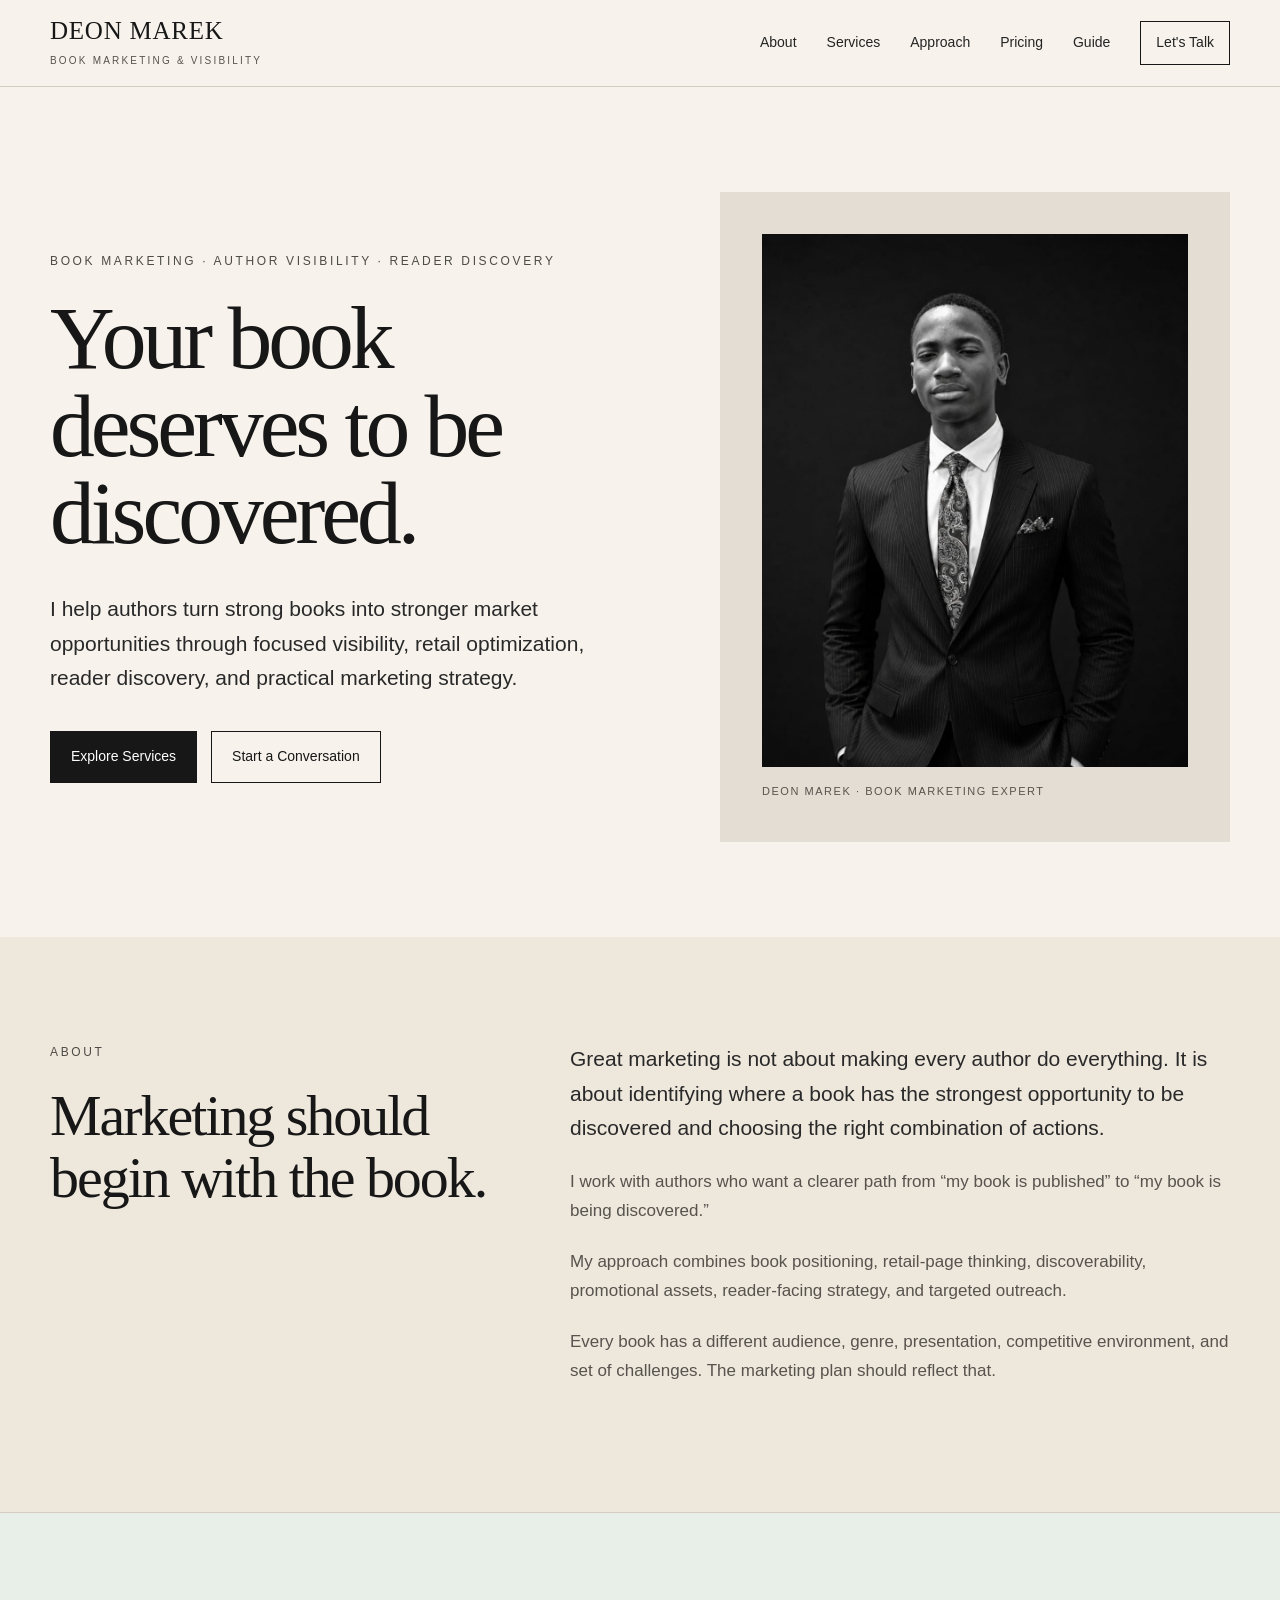
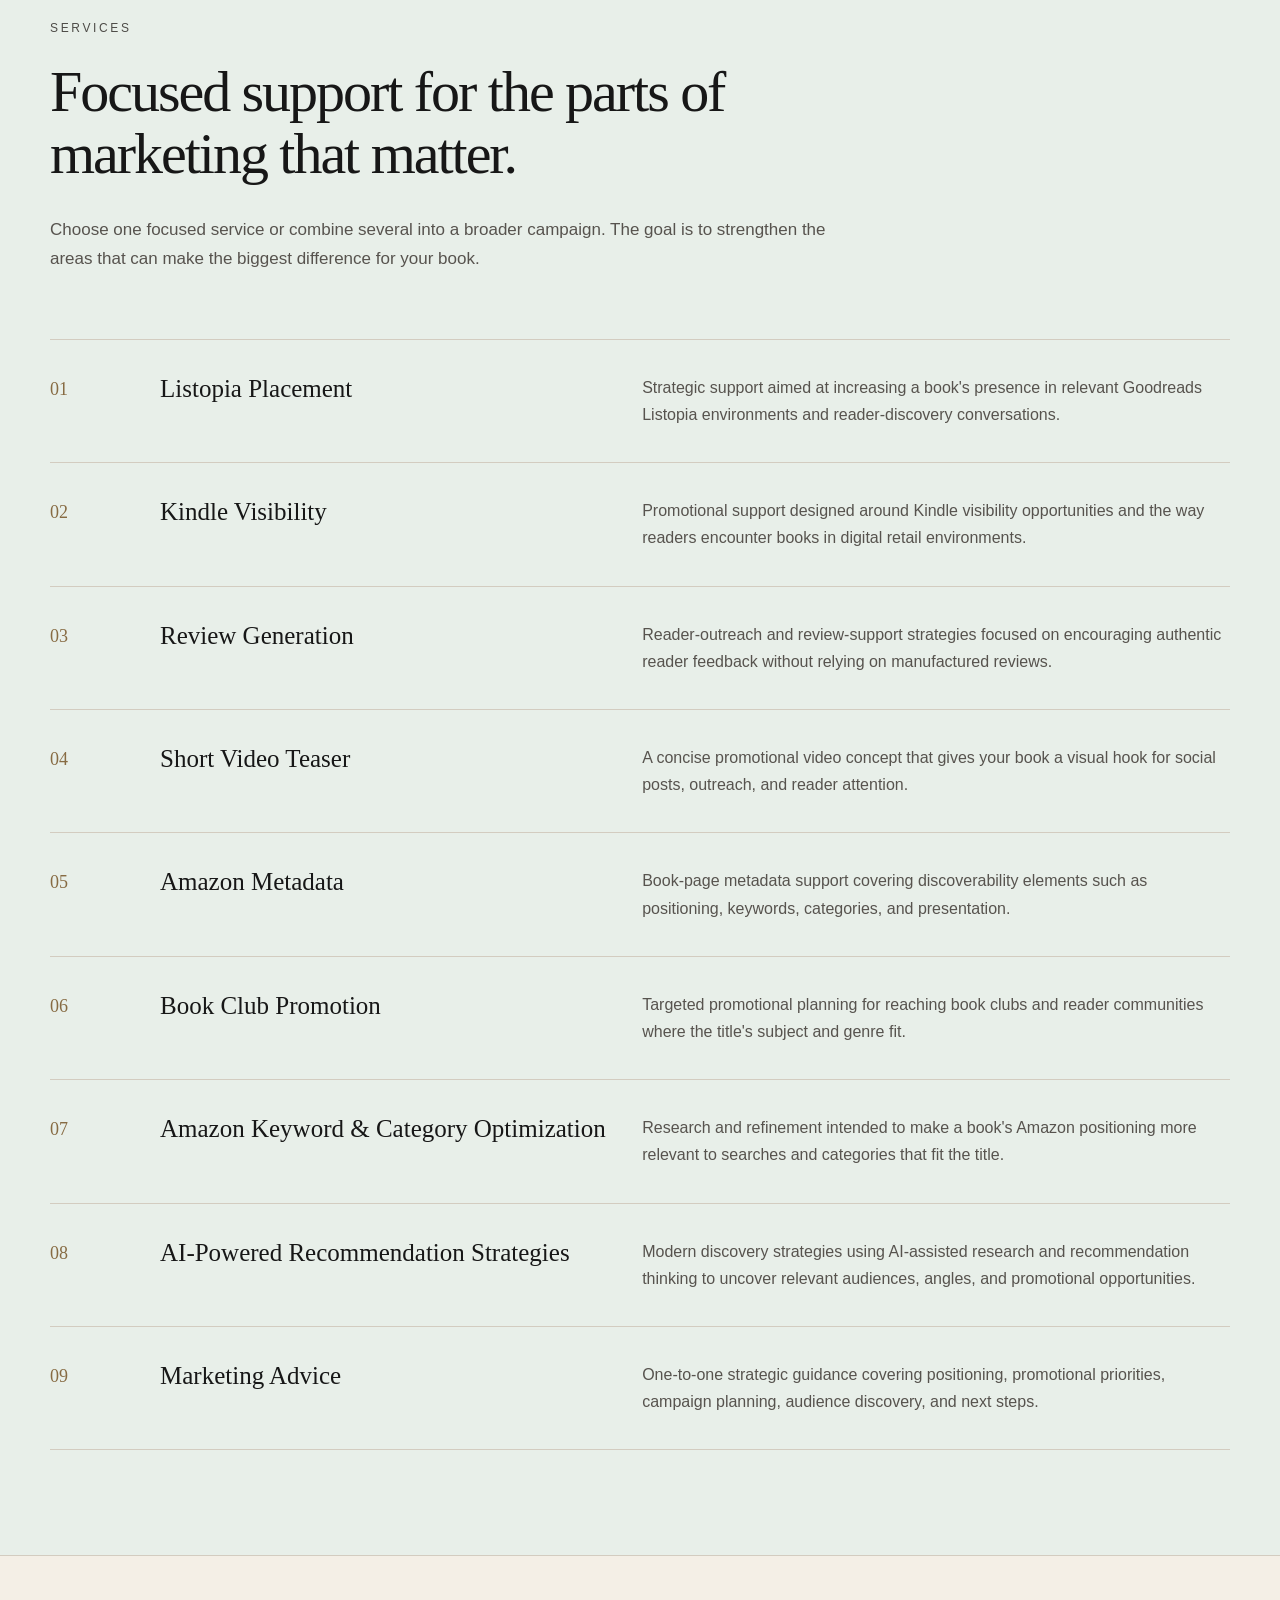
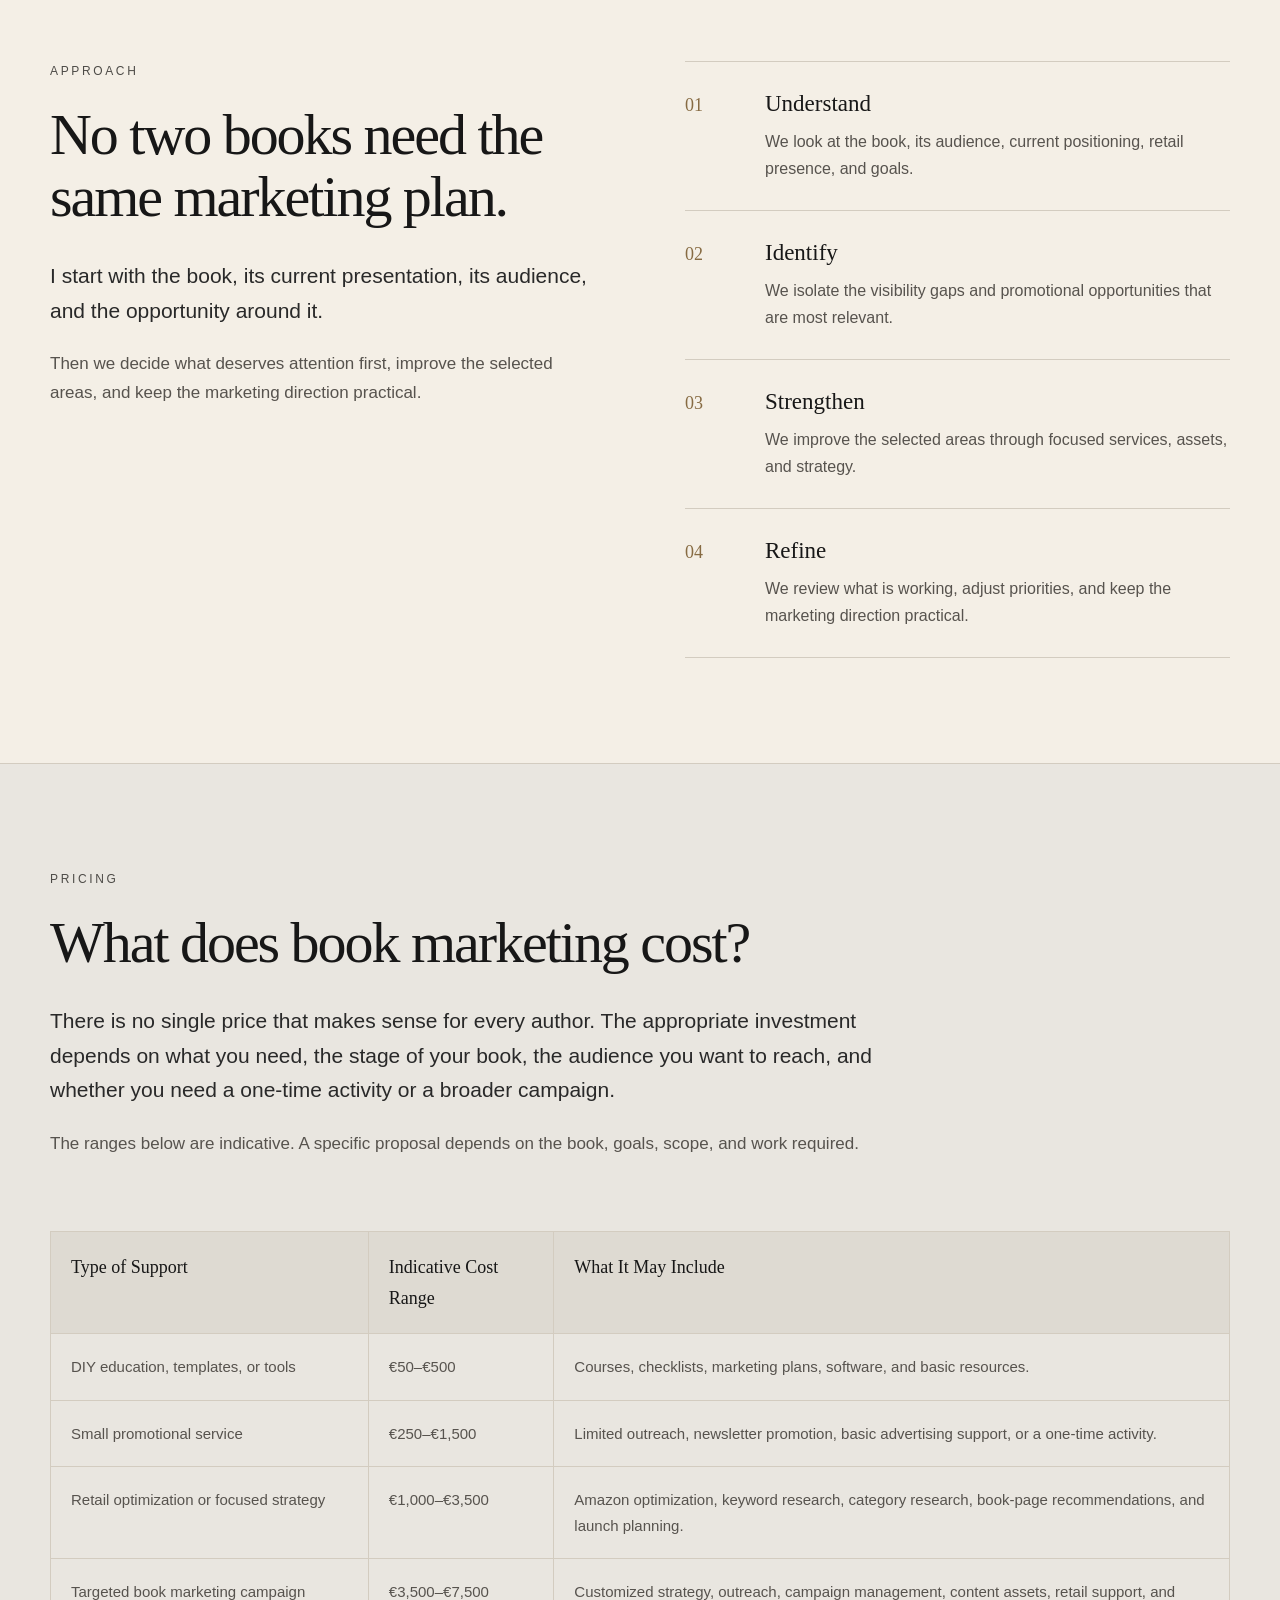
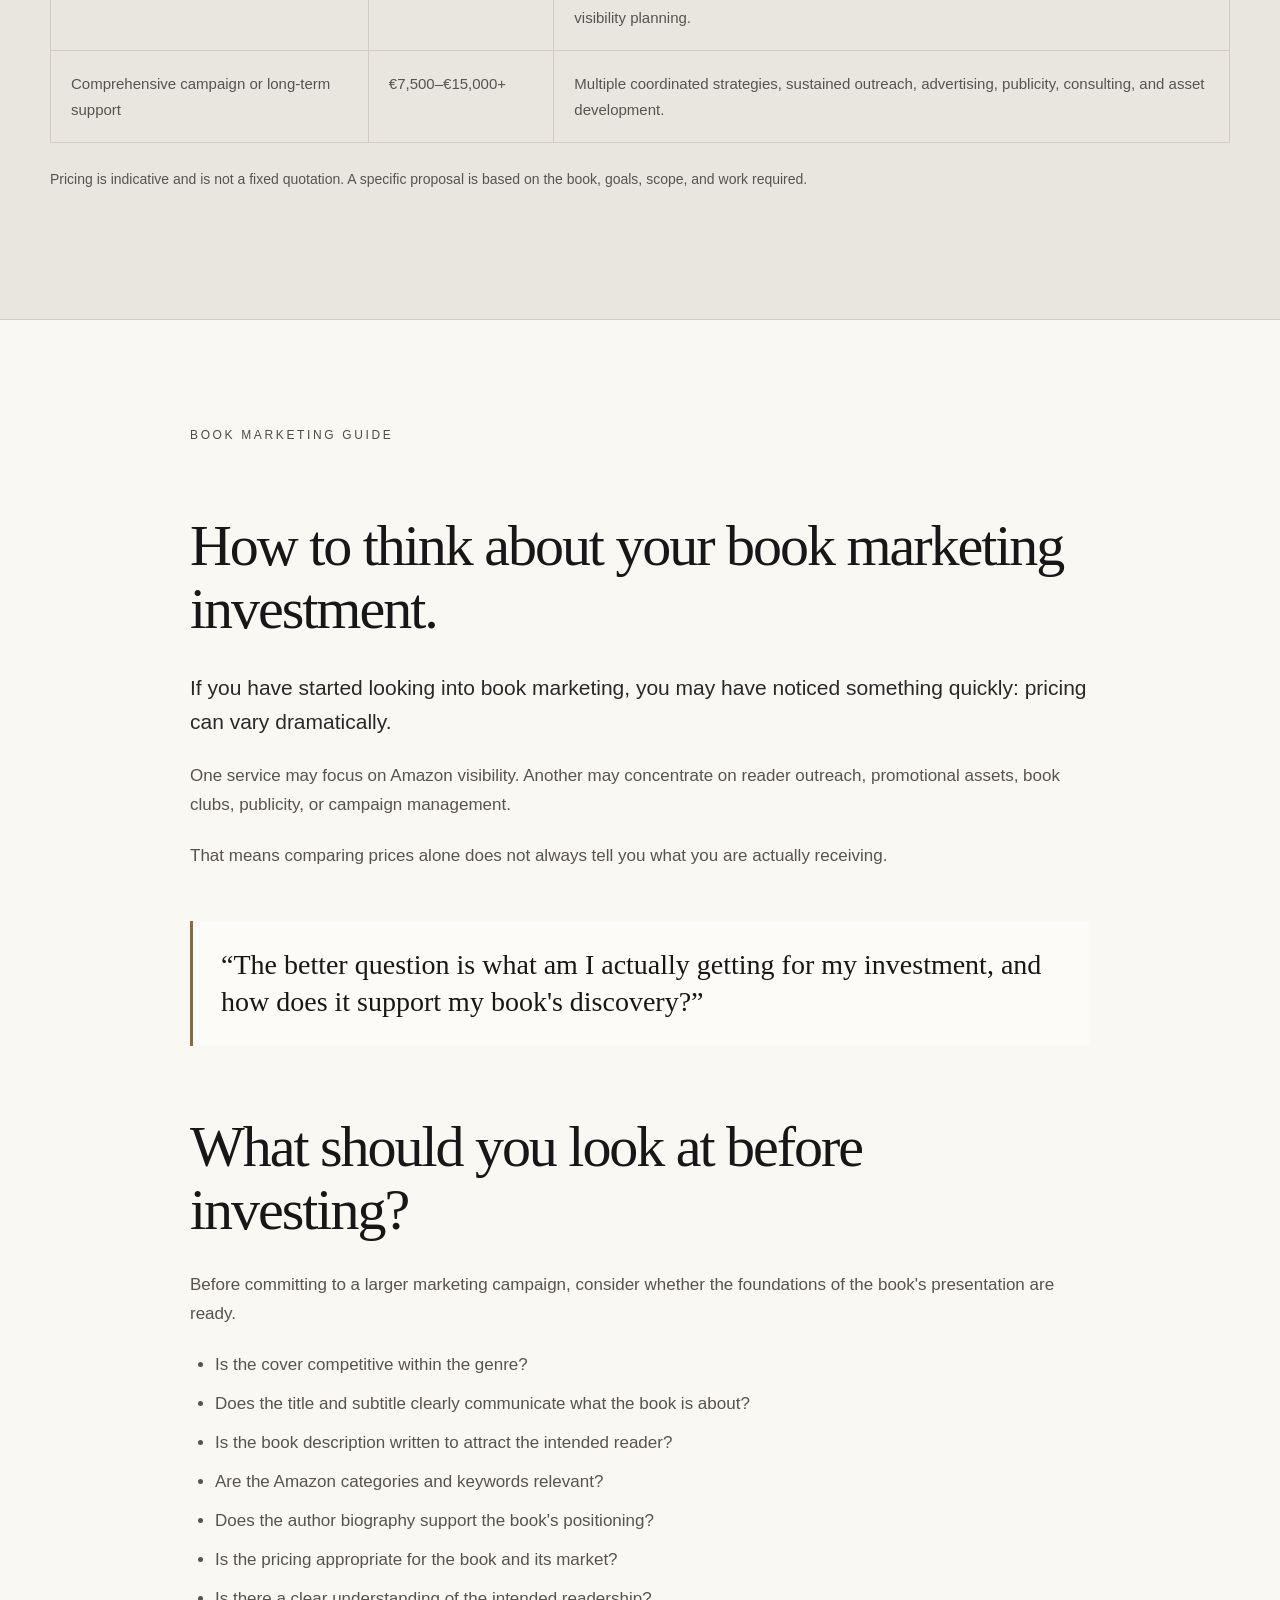
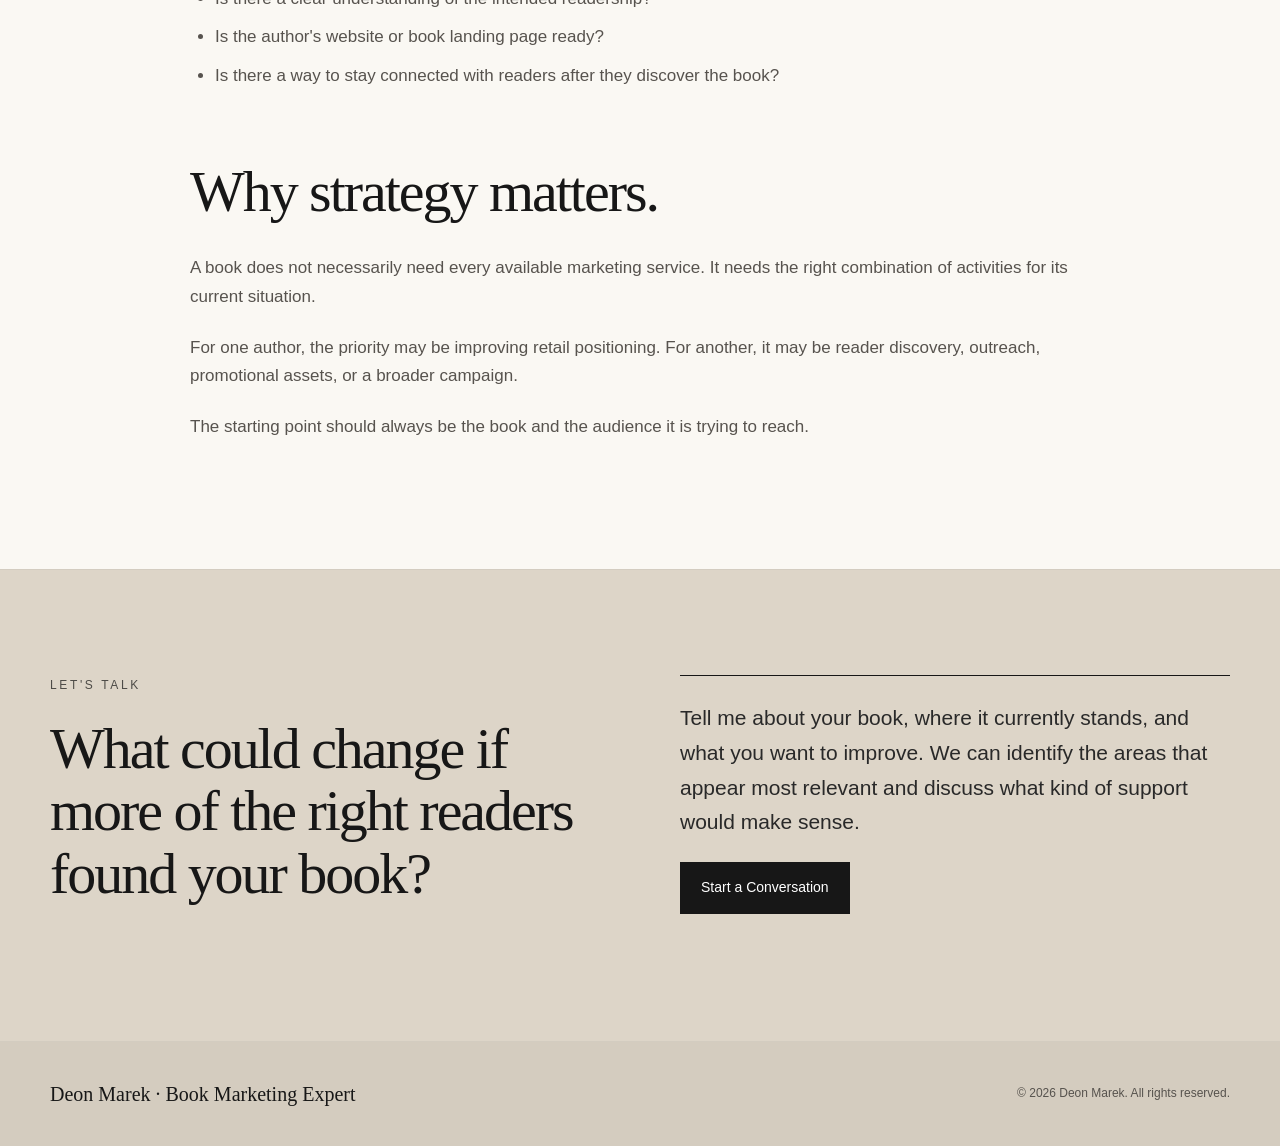
<file: index.html>
<!DOCTYPE html>
<html lang="en">
<head>
    <meta charset="UTF-8">
    <meta name="viewport" content="width=device-width, initial-scale=1.0">

    <title>Deon Marek | Book Marketing Expert</title>

    <meta
        name="description"
        content="Deon Marek helps authors improve book visibility, reader discovery, retail positioning, and marketing strategy."
    >

    <style>

        /* =====================================================
           DEON MAREK BOOK MARKETING WEBSITE
           ALL-IN-ONE INDEX.HTML
        ===================================================== */

        :root {
            --cream: #f7f3ec;
            --cream-light: #fbf9f5;

            --about: #eee7dc;
            --services: #e8efe9;
            --approach: #f4efe6;
            --pricing: #e9e6e0;
            --guide: #faf8f3;
            --contact: #ddd5c8;
            --footer: #d4ccbf;

            --ink: #171717;
            --dark: #242424;
            --muted: #57534e;

            --line: #d3ccc0;
            --accent: #876b43;

            --white: #ffffff;

            --max-width: 1180px;
        }


        /* =====================================================
           RESET
        ===================================================== */

        * {
            box-sizing: border-box;
        }

        html {
            scroll-behavior: smooth;
        }

        body {
            margin: 0;
            padding: 0;

            background: var(--cream);

            color: var(--ink);

            font-family:
                Arial,
                Helvetica,
                sans-serif;

            line-height: 1.7;
        }

        img {
            max-width: 100%;
            height: auto;
            display: block;
        }

        a {
            color: inherit;
            text-decoration: none;
        }

        button {
            font: inherit;
        }


        /* =====================================================
           HEADER
        ===================================================== */

        .site-header {
            position: sticky;
            top: 0;
            z-index: 1000;

            background: rgba(247, 243, 236, 0.97);

            border-bottom: 1px solid var(--line);

            backdrop-filter: blur(10px);
        }

        .header-inner {
            width: min(
                var(--max-width),
                calc(100% - 56px)
            );

            min-height: 86px;

            margin: 0 auto;

            display: flex;

            align-items: center;

            justify-content: space-between;

            gap: 30px;
        }


        /* =====================================================
           BRAND
        ===================================================== */

        .brand {
            display: block;
            flex-shrink: 0;
        }

        .brand-name {
            font-family:
                Georgia,
                "Times New Roman",
                serif;

            font-size: 25px;

            line-height: 1.1;

            letter-spacing: 0.03em;
        }

        .brand-subtitle {
            margin-top: 7px;

            font-size: 10px;

            letter-spacing: 0.22em;

            text-transform: uppercase;

            color: var(--muted);
        }


        /* =====================================================
           NAVIGATION
        ===================================================== */

        .nav {
            display: flex;

            align-items: center;

            gap: 30px;
        }

        .nav a {
            font-size: 14px;

            color: var(--dark);

            transition:
                opacity 0.2s ease,
                background 0.2s ease,
                color 0.2s ease;
        }

        .nav a:hover {
            opacity: 0.55;
        }

        .nav-contact {
            padding: 9px 15px;

            border: 1px solid var(--ink);
        }

        .nav-contact:hover {
            background: var(--ink);

            color: var(--white);

            opacity: 1 !important;
        }


        /* =====================================================
           MOBILE MENU
        ===================================================== */

        .menu-button {
            display: none;

            padding: 9px 13px;

            border: 1px solid var(--ink);

            background: transparent;

            color: var(--ink);

            cursor: pointer;
        }


        /* =====================================================
           GENERAL
        ===================================================== */

        .container {
            width: min(
                var(--max-width),
                calc(100% - 56px)
            );

            margin: 0 auto;
        }

        .section {
            padding: 105px 0;

            border-bottom: 1px solid var(--line);
        }

        .eyebrow {
            margin-bottom: 22px;

            font-size: 12px;

            letter-spacing: 0.22em;

            text-transform: uppercase;

            color: #4d4b47;
        }


        /* =====================================================
           TYPOGRAPHY
        ===================================================== */

        h1,
        h2,
        h3 {
            margin-top: 0;

            font-family:
                Georgia,
                "Times New Roman",
                serif;

            font-weight: 400;

            color: var(--ink);
        }

        h1 {
            margin-bottom: 0;

            font-size: clamp(
                52px,
                7vw,
                92px
            );

            line-height: 0.98;

            letter-spacing: -0.045em;
        }

        h2 {
            margin-bottom: 30px;

            font-size: clamp(
                38px,
                5vw,
                58px
            );

            line-height: 1.08;

            letter-spacing: -0.035em;
        }

        h3 {
            margin-bottom: 14px;

            font-size: 27px;

            line-height: 1.2;
        }

        p {
            margin-top: 0;

            margin-bottom: 22px;

            color: var(--muted);

            font-size: 17px;
        }

        .large-text {
            font-size: 21px;

            line-height: 1.65;

            color: #292929;
        }


        /* =====================================================
           BUTTONS
        ===================================================== */

        .button {
            display: inline-flex;

            align-items: center;

            justify-content: center;

            padding: 13px 20px;

            border: 1px solid var(--ink);

            font-size: 14px;

            transition:
                background 0.2s ease,
                color 0.2s ease;
        }

        .button-primary {
            background: var(--ink);

            color: var(--white);
        }

        .button-primary:hover {
            background: transparent;

            color: var(--ink);
        }

        .button-secondary:hover {
            background: var(--ink);

            color: var(--white);
        }


        /* =====================================================
           HERO
        ===================================================== */

        .hero {
            min-height: calc(100vh - 86px);

            padding: 105px 0 95px;

            display: flex;

            align-items: center;

            background: var(--cream);
        }

        .hero-grid {
            display: grid;

            grid-template-columns:
                1.05fr
                0.95fr;

            align-items: center;

            gap: 90px;
        }

        .hero-copy {
            max-width: 690px;
        }

        .hero-copy p {
            max-width: 640px;

            margin-top: 35px;
        }

        .hero-actions {
            display: flex;

            flex-wrap: wrap;

            gap: 14px;

            margin-top: 35px;
        }


        /* =====================================================
           YOUR PHOTO
        ===================================================== */

        .hero-photo-wrap {
            width: 100%;

            max-width: 510px;

            margin-left: auto;

            padding: 42px;

            background: #e4ddd3;
        }

        .hero-photo {
            width: 100%;

            aspect-ratio: 4 / 5;

            object-fit: cover;

            object-position: center top;

            background: #ddd;
        }

        .photo-caption {
            margin-top: 15px;

            font-size: 11px;

            letter-spacing: 0.14em;

            text-transform: uppercase;

            color: var(--muted);
        }


        /* =====================================================
           ABOUT
        ===================================================== */

        #about {
            background: var(--about);
        }

        .intro-grid {
            display: grid;

            grid-template-columns:
                0.8fr
                1.2fr;

            gap: 80px;
        }

        .intro-title {
            position: sticky;

            top: 125px;

            align-self: start;
        }


        /* =====================================================
           SERVICES
        ===================================================== */

        #services {
            background: var(--services);
        }

        .services-intro {
            max-width: 780px;

            margin-bottom: 65px;
        }

        .services-list {
            border-top: 1px solid var(--line);
        }

        .service {
            display: grid;

            grid-template-columns:
                80px
                1fr
                1.3fr;

            gap: 30px;

            padding: 34px 0;

            border-bottom: 1px solid var(--line);
        }

        .service-number {
            font-family:
                Georgia,
                "Times New Roman",
                serif;

            font-size: 18px;

            color: var(--accent);
        }

        .service h3 {
            margin-bottom: 0;

            font-size: 25px;
        }

        .service p {
            margin-bottom: 0;

            font-size: 16px;
        }


        /* =====================================================
           APPROACH
        ===================================================== */

        #approach {
            background: var(--approach);
        }

        .approach-grid {
            display: grid;

            grid-template-columns:
                1fr
                1fr;

            gap: 90px;

            align-items: start;
        }

        .process-list {
            border-top: 1px solid var(--line);
        }

        .process-item {
            display: grid;

            grid-template-columns:
                60px
                1fr;

            gap: 20px;

            padding: 28px 0;

            border-bottom: 1px solid var(--line);
        }

        .process-number {
            font-family:
                Georgia,
                "Times New Roman",
                serif;

            color: var(--accent);

            font-size: 18px;
        }

        .process-item h3 {
            margin-bottom: 10px;

            font-size: 23px;
        }

        .process-item p {
            margin-bottom: 0;

            font-size: 16px;
        }


        /* =====================================================
           PRICING
        ===================================================== */

        #pricing {
            background: var(--pricing);
        }

        .pricing-intro {
            max-width: 850px;
        }

        .pricing-table {
            width: 100%;

            margin-top: 50px;

            border-collapse: collapse;

            font-size: 15px;
        }

        .pricing-table th,
        .pricing-table td {
            padding: 20px;

            border: 1px solid var(--line);

            text-align: left;

            vertical-align: top;
        }

        .pricing-table th {
            background: #dedad2;

            font-family:
                Georgia,
                "Times New Roman",
                serif;

            font-size: 18px;

            font-weight: 400;
        }

        .pricing-table td {
            color: var(--muted);
        }

        .pricing-table tr:hover td {
            background: rgba(
                255,
                255,
                255,
                0.28
            );
        }

        .pricing-note {
            margin-top: 25px;

            font-size: 14px;
        }


        /* =====================================================
           GUIDE
        ===================================================== */

        #guide {
            background: var(--guide);
        }

        .guide {
            max-width: 900px;

            margin: 0 auto;
        }

        .guide h2 {
            margin-top: 70px;
        }

        .guide ul {
            padding-left: 25px;

            color: var(--muted);
        }

        .guide li {
            margin-bottom: 10px;

            font-size: 17px;
        }

        .quote {
            margin: 50px 0;

            padding: 25px 25px 25px 28px;

            border-left: 3px solid var(--accent);

            background: rgba(
                255,
                255,
                255,
                0.4
            );
        }

        .quote p {
            margin: 0;

            font-family:
                Georgia,
                "Times New Roman",
                serif;

            font-size: 28px;

            line-height: 1.35;

            color: var(--ink);
        }


        /* =====================================================
           CONTACT
        ===================================================== */

        #contact {
            background: var(--contact);
        }

        .contact-grid {
            display: grid;

            grid-template-columns:
                1fr
                1fr;

            gap: 80px;

            align-items: start;
        }

        .contact-box {
            padding-top: 25px;

            border-top: 1px solid var(--ink);
        }

        .contact-box p {
            max-width: 550px;
        }


        /* =====================================================
           FOOTER
        ===================================================== */

        footer {
            padding: 35px 0;

            background: var(--footer);
        }

        .footer-inner {
            display: flex;

            align-items: center;

            justify-content: space-between;

            gap: 30px;
        }

        .footer-name {
            font-family:
                Georgia,
                "Times New Roman",
                serif;

            font-size: 20px;
        }

        .footer-copy {
            margin: 0;

            font-size: 12px;

            color: var(--muted);
        }


        /* =====================================================
           TABLET
        ===================================================== */

        @media (max-width: 850px) {

            .header-inner {
                min-height: 76px;
            }

            .menu-button {
                display: block;
            }

            .nav {
                display: none;

                position: absolute;

                top: 76px;

                left: 0;

                right: 0;

                padding: 20px 28px 28px;

                background: var(--cream);

                border-bottom: 1px solid var(--line);

                flex-direction: column;

                align-items: flex-start;

                gap: 20px;
            }

            .nav.open {
                display: flex;
            }

            .hero {
                min-height: auto;

                padding: 75px 0;
            }

            .hero-grid {
                grid-template-columns: 1fr;

                gap: 55px;
            }

            .hero-photo-wrap {
                margin: 0;

                max-width: 600px;
            }

            .intro-grid,
            .approach-grid,
            .contact-grid {
                grid-template-columns: 1fr;

                gap: 50px;
            }

            .intro-title {
                position: static;
            }

            .service {
                grid-template-columns:
                    50px
                    1fr;
            }

            .service p {
                grid-column: 2;
            }

            .section {
                padding: 75px 0;
            }
        }


        /* =====================================================
           MOBILE
        ===================================================== */

        @media (max-width: 560px) {

            .container {
                width: min(
                    calc(100% - 34px),
                    var(--max-width)
                );
            }

            .header-inner {
                width: calc(100% - 34px);
            }

            .brand-name {
                font-size: 21px;
            }

            .brand-subtitle {
                font-size: 8px;
            }

            h1 {
                font-size: 51px;
            }

            h2 {
                font-size: 39px;
            }

            .hero-photo-wrap {
                padding: 22px;
            }

            .service {
                grid-template-columns:
                    40px
                    1fr;

                gap: 15px;
            }

            .service h3 {
                font-size: 22px;
            }

            .pricing-table {
                display: block;

                overflow-x: auto;
            }

            .footer-inner {
                flex-direction: column;

                align-items: flex-start;
            }
        }

    </style>
</head>


<body>


    <!-- =====================================================
         HEADER
    ====================================================== -->

    <header class="site-header">

        <div class="header-inner">

            <a href="#home" class="brand">

                <div class="brand-name">
                    DEON MAREK
                </div>

                <div class="brand-subtitle">
                    BOOK MARKETING &amp; VISIBILITY
                </div>

            </a>


            <button
                class="menu-button"
                id="menuButton"
                type="button"
                aria-label="Open navigation"
                aria-expanded="false"
            >
                Menu
            </button>


            <nav class="nav" id="mainNav">

                <a href="#about">
                    About
                </a>

                <a href="#services">
                    Services
                </a>

                <a href="#approach">
                    Approach
                </a>

                <a href="#pricing">
                    Pricing
                </a>

                <a href="#guide">
                    Guide
                </a>

                <a
                    href="#contact"
                    class="nav-contact"
                >
                    Let's Talk
                </a>

            </nav>

        </div>

    </header>



    <main>


        <!-- =====================================================
             HERO
        ====================================================== -->

        <section
            class="hero"
            id="home"
        >

            <div class="container">

                <div class="hero-grid">


                    <div class="hero-copy">

                        <div class="eyebrow">
                            BOOK MARKETING · AUTHOR VISIBILITY · READER DISCOVERY
                        </div>


                        <h1>
                            Your book deserves to be discovered.
                        </h1>


                        <p class="large-text">
                            I help authors turn strong books into stronger
                            market opportunities through focused visibility,
                            retail optimization, reader discovery, and
                            practical marketing strategy.
                        </p>


                        <div class="hero-actions">

                            <a
                                href="#services"
                                class="button button-primary"
                            >
                                Explore Services
                            </a>


                            <a
                                href="#contact"
                                class="button button-secondary"
                            >
                                Start a Conversation
                            </a>

                        </div>

                    </div>



                    <!-- YOUR IMAGE -->

                    <div class="hero-photo-wrap">

                        <img
                            src="deon-marek.jpg"
                            alt="Deon Marek, Book Marketing Expert"
                            class="hero-photo"
                        >

                        <div class="photo-caption">
                            Deon Marek · Book Marketing Expert
                        </div>

                    </div>

                </div>

            </div>

        </section>



        <!-- =====================================================
             ABOUT
        ====================================================== -->

        <section
            class="section"
            id="about"
        >

            <div class="container">

                <div class="intro-grid">


                    <div class="intro-title">

                        <div class="eyebrow">
                            About
                        </div>

                        <h2>
                            Marketing should begin with the book.
                        </h2>

                    </div>



                    <div>

                        <p class="large-text">
                            Great marketing is not about making every author
                            do everything. It is about identifying where a
                            book has the strongest opportunity to be
                            discovered and choosing the right combination of
                            actions.
                        </p>


                        <p>
                            I work with authors who want a clearer path from
                            “my book is published” to “my book is being
                            discovered.”
                        </p>


                        <p>
                            My approach combines book positioning, retail-page
                            thinking, discoverability, promotional assets,
                            reader-facing strategy, and targeted outreach.
                        </p>


                        <p>
                            Every book has a different audience, genre,
                            presentation, competitive environment, and set of
                            challenges. The marketing plan should reflect that.
                        </p>

                    </div>

                </div>

            </div>

        </section>



        <!-- =====================================================
             SERVICES
        ====================================================== -->

        <section
            class="section"
            id="services"
        >

            <div class="container">


                <div class="services-intro">

                    <div class="eyebrow">
                        Services
                    </div>


                    <h2>
                        Focused support for the parts of marketing that matter.
                    </h2>


                    <p>
                        Choose one focused service or combine several into a
                        broader campaign. The goal is to strengthen the areas
                        that can make the biggest difference for your book.
                    </p>

                </div>



                <div class="services-list">


                    <!-- 01 -->

                    <div class="service">

                        <div class="service-number">
                            01
                        </div>

                        <div>
                            <h3>
                                Listopia Placement
                            </h3>
                        </div>

                        <div>
                            <p>
                                Strategic support aimed at increasing a
                                book's presence in relevant Goodreads Listopia
                                environments and reader-discovery
                                conversations.
                            </p>
                        </div>

                    </div>



                    <!-- 02 -->

                    <div class="service">

                        <div class="service-number">
                            02
                        </div>

                        <div>
                            <h3>
                                Kindle Visibility
                            </h3>
                        </div>

                        <div>
                            <p>
                                Promotional support designed around Kindle
                                visibility opportunities and the way readers
                                encounter books in digital retail
                                environments.
                            </p>
                        </div>

                    </div>



                    <!-- 03 -->

                    <div class="service">

                        <div class="service-number">
                            03
                        </div>

                        <div>
                            <h3>
                                Review Generation
                            </h3>
                        </div>

                        <div>
                            <p>
                                Reader-outreach and review-support strategies
                                focused on encouraging authentic reader
                                feedback without relying on manufactured
                                reviews.
                            </p>
                        </div>

                    </div>



                    <!-- 04 -->

                    <div class="service">

                        <div class="service-number">
                            04
                        </div>

                        <div>
                            <h3>
                                Short Video Teaser
                            </h3>
                        </div>

                        <div>
                            <p>
                                A concise promotional video concept that gives
                                your book a visual hook for social posts,
                                outreach, and reader attention.
                            </p>
                        </div>

                    </div>



                    <!-- 05 -->

                    <div class="service">

                        <div class="service-number">
                            05
                        </div>

                        <div>
                            <h3>
                                Amazon Metadata
                            </h3>
                        </div>

                        <div>
                            <p>
                                Book-page metadata support covering
                                discoverability elements such as positioning,
                                keywords, categories, and presentation.
                            </p>
                        </div>

                    </div>



                    <!-- 06 -->

                    <div class="service">

                        <div class="service-number">
                            06
                        </div>

                        <div>
                            <h3>
                                Book Club Promotion
                            </h3>
                        </div>

                        <div>
                            <p>
                                Targeted promotional planning for reaching
                                book clubs and reader communities where the
                                title's subject and genre fit.
                            </p>
                        </div>

                    </div>



                    <!-- 07 -->

                    <div class="service">

                        <div class="service-number">
                            07
                        </div>

                        <div>
                            <h3>
                                Amazon Keyword &amp; Category Optimization
                            </h3>
                        </div>

                        <div>
                            <p>
                                Research and refinement intended to make a
                                book's Amazon positioning more relevant to
                                searches and categories that fit the title.
                            </p>
                        </div>

                    </div>



                    <!-- 08 -->

                    <div class="service">

                        <div class="service-number">
                            08
                        </div>

                        <div>
                            <h3>
                                AI-Powered Recommendation Strategies
                            </h3>
                        </div>

                        <div>
                            <p>
                                Modern discovery strategies using AI-assisted
                                research and recommendation thinking to uncover
                                relevant audiences, angles, and promotional
                                opportunities.
                            </p>
                        </div>

                    </div>



                    <!-- 09 -->

                    <div class="service">

                        <div class="service-number">
                            09
                        </div>

                        <div>
                            <h3>
                                Marketing Advice
                            </h3>
                        </div>

                        <div>
                            <p>
                                One-to-one strategic guidance covering
                                positioning, promotional priorities, campaign
                                planning, audience discovery, and next steps.
                            </p>
                        </div>

                    </div>


                </div>

            </div>

        </section>



        <!-- =====================================================
             APPROACH
        ====================================================== -->

        <section
            class="section"
            id="approach"
        >

            <div class="container">

                <div class="approach-grid">


                    <div>

                        <div class="eyebrow">
                            Approach
                        </div>


                        <h2>
                            No two books need the same marketing plan.
                        </h2>


                        <p class="large-text">
                            I start with the book, its current presentation,
                            its audience, and the opportunity around it.
                        </p>


                        <p>
                            Then we decide what deserves attention first,
                            improve the selected areas, and keep the marketing
                            direction practical.
                        </p>

                    </div>



                    <div class="process-list">


                        <div class="process-item">

                            <div class="process-number">
                                01
                            </div>

                            <div>

                                <h3>
                                    Understand
                                </h3>

                                <p>
                                    We look at the book, its audience, current
                                    positioning, retail presence, and goals.
                                </p>

                            </div>

                        </div>



                        <div class="process-item">

                            <div class="process-number">
                                02
                            </div>

                            <div>

                                <h3>
                                    Identify
                                </h3>

                                <p>
                                    We isolate the visibility gaps and
                                    promotional opportunities that are most
                                    relevant.
                                </p>

                            </div>

                        </div>



                        <div class="process-item">

                            <div class="process-number">
                                03
                            </div>

                            <div>

                                <h3>
                                    Strengthen
                                </h3>

                                <p>
                                    We improve the selected areas through
                                    focused services, assets, and strategy.
                                </p>

                            </div>

                        </div>



                        <div class="process-item">

                            <div class="process-number">
                                04
                            </div>

                            <div>

                                <h3>
                                    Refine
                                </h3>

                                <p>
                                    We review what is working, adjust
                                    priorities, and keep the marketing
                                    direction practical.
                                </p>

                            </div>

                        </div>


                    </div>

                </div>

            </div>

        </section>



        <!-- =====================================================
             PRICING
        ====================================================== -->

        <section
            class="section"
            id="pricing"
        >

            <div class="container">


                <div class="pricing-intro">

                    <div class="eyebrow">
                        Pricing
                    </div>


                    <h2>
                        What does book marketing cost?
                    </h2>


                    <p class="large-text">
                        There is no single price that makes sense for every
                        author. The appropriate investment depends on what you
                        need, the stage of your book, the audience you want to
                        reach, and whether you need a one-time activity or a
                        broader campaign.
                    </p>


                    <p>
                        The ranges below are indicative. A specific proposal
                        depends on the book, goals, scope, and work required.
                    </p>

                </div>



                <div style="overflow-x:auto;">

                    <table class="pricing-table">

                        <thead>

                            <tr>

                                <th>
                                    Type of Support
                                </th>

                                <th>
                                    Indicative Cost Range
                                </th>

                                <th>
                                    What It May Include
                                </th>

                            </tr>

                        </thead>


                        <tbody>


                            <tr>

                                <td>
                                    DIY education, templates, or tools
                                </td>

                                <td>
                                    €50–€500
                                </td>

                                <td>
                                    Courses, checklists, marketing plans,
                                    software, and basic resources.
                                </td>

                            </tr>


                            <tr>

                                <td>
                                    Small promotional service
                                </td>

                                <td>
                                    €250–€1,500
                                </td>

                                <td>
                                    Limited outreach, newsletter promotion,
                                    basic advertising support, or a one-time
                                    activity.
                                </td>

                            </tr>


                            <tr>

                                <td>
                                    Retail optimization or focused strategy
                                </td>

                                <td>
                                    €1,000–€3,500
                                </td>

                                <td>
                                    Amazon optimization, keyword research,
                                    category research, book-page
                                    recommendations, and launch planning.
                                </td>

                            </tr>


                            <tr>

                                <td>
                                    Targeted book marketing campaign
                                </td>

                                <td>
                                    €3,500–€7,500
                                </td>

                                <td>
                                    Customized strategy, outreach, campaign
                                    management, content assets, retail
                                    support, and visibility planning.
                                </td>

                            </tr>


                            <tr>

                                <td>
                                    Comprehensive campaign or long-term support
                                </td>

                                <td>
                                    €7,500–€15,000+
                                </td>

                                <td>
                                    Multiple coordinated strategies, sustained
                                    outreach, advertising, publicity,
                                    consulting, and asset development.
                                </td>

                            </tr>


                        </tbody>

                    </table>

                </div>


                <p class="pricing-note">
                    Pricing is indicative and is not a fixed quotation.
                    A specific proposal is based on the book, goals,
                    scope, and work required.
                </p>

            </div>

        </section>



        <!-- =====================================================
             GUIDE
        ====================================================== -->

        <section
            class="section"
            id="guide"
        >

            <div class="container">

                <article class="guide">


                    <div class="eyebrow">
                        Book Marketing Guide
                    </div>


                    <h2>
                        How to think about your book marketing investment.
                    </h2>


                    <p class="large-text">
                        If you have started looking into book marketing,
                        you may have noticed something quickly:
                        pricing can vary dramatically.
                    </p>


                    <p>
                        One service may focus on Amazon visibility.
                        Another may concentrate on reader outreach,
                        promotional assets, book clubs, publicity,
                        or campaign management.
                    </p>


                    <p>
                        That means comparing prices alone does not always
                        tell you what you are actually receiving.
                    </p>



                    <div class="quote">

                        <p>
                            “The better question is what am I actually
                            getting for my investment, and how does it
                            support my book's discovery?”
                        </p>

                    </div>



                    <h2>
                        What should you look at before investing?
                    </h2>


                    <p>
                        Before committing to a larger marketing campaign,
                        consider whether the foundations of the book's
                        presentation are ready.
                    </p>


                    <ul>

                        <li>
                            Is the cover competitive within the genre?
                        </li>

                        <li>
                            Does the title and subtitle clearly communicate
                            what the book is about?
                        </li>

                        <li>
                            Is the book description written to attract the
                            intended reader?
                        </li>

                        <li>
                            Are the Amazon categories and keywords relevant?
                        </li>

                        <li>
                            Does the author biography support the book's
                            positioning?
                        </li>

                        <li>
                            Is the pricing appropriate for the book and
                            its market?
                        </li>

                        <li>
                            Is there a clear understanding of the intended
                            readership?
                        </li>

                        <li>
                            Is the author's website or book landing page ready?
                        </li>

                        <li>
                            Is there a way to stay connected with readers
                            after they discover the book?
                        </li>

                    </ul>



                    <h2>
                        Why strategy matters.
                    </h2>


                    <p>
                        A book does not necessarily need every available
                        marketing service. It needs the right combination
                        of activities for its current situation.
                    </p>


                    <p>
                        For one author, the priority may be improving retail
                        positioning. For another, it may be reader discovery,
                        outreach, promotional assets, or a broader campaign.
                    </p>


                    <p>
                        The starting point should always be the book and
                        the audience it is trying to reach.
                    </p>


                </article>

            </div>

        </section>



        <!-- =====================================================
             CONTACT
        ====================================================== -->

        <section
            class="section"
            id="contact"
        >

            <div class="container">

                <div class="contact-grid">


                    <div>

                        <div class="eyebrow">
                            Let's Talk
                        </div>


                        <h2>
                            What could change if more of the right
                            readers found your book?
                        </h2>

                    </div>



                    <div class="contact-box">

                        <p class="large-text">
                            Tell me about your book, where it currently
                            stands, and what you want to improve.
                            We can identify the areas that appear most
                            relevant and discuss what kind of support
                            would make sense.
                        </p>


                        <a
                            href="#home"
                            class="button button-primary"
                        >
                            Start a Conversation
                        </a>

                    </div>


                </div>

            </div>

        </section>


    </main>



    <!-- =====================================================
         FOOTER
    ====================================================== -->

    <footer>

        <div class="container">

            <div class="footer-inner">

                <div class="footer-name">
                    Deon Marek · Book Marketing Expert
                </div>


                <p class="footer-copy">
                    ©
                    <span id="year"></span>
                    Deon Marek. All rights reserved.
                </p>

            </div>

        </div>

    </footer>



    <!-- =====================================================
         JAVASCRIPT
    ====================================================== -->

    <script>

        document.addEventListener(
            "DOMContentLoaded",
            function () {


                /* MOBILE MENU */

                const menuButton =
                    document.getElementById(
                        "menuButton"
                    );

                const mainNav =
                    document.getElementById(
                        "mainNav"
                    );


                if (
                    menuButton &&
                    mainNav
                ) {

                    menuButton.addEventListener(
                        "click",
                        function () {

                            const isOpen =
                                mainNav.classList.toggle(
                                    "open"
                                );


                            menuButton.setAttribute(
                                "aria-expanded",
                                String(isOpen)
                            );


                            menuButton.textContent =
                                isOpen
                                    ? "Close"
                                    : "Menu";

                        }
                    );


                    mainNav
                        .querySelectorAll("a")
                        .forEach(
                            function (link) {

                                link.addEventListener(
                                    "click",
                                    function () {

                                        mainNav.classList.remove(
                                            "open"
                                        );


                                        menuButton.setAttribute(
                                            "aria-expanded",
                                            "false"
                                        );


                                        menuButton.textContent =
                                            "Menu";

                                    }
                                );

                            }
                        );

                }


                /* CURRENT YEAR */

                const year =
                    document.getElementById(
                        "year"
                    );


                if (year) {

                    year.textContent =
                        new Date().getFullYear();

                }

            }
        );

    </script>

</body>
</html>
</file>
